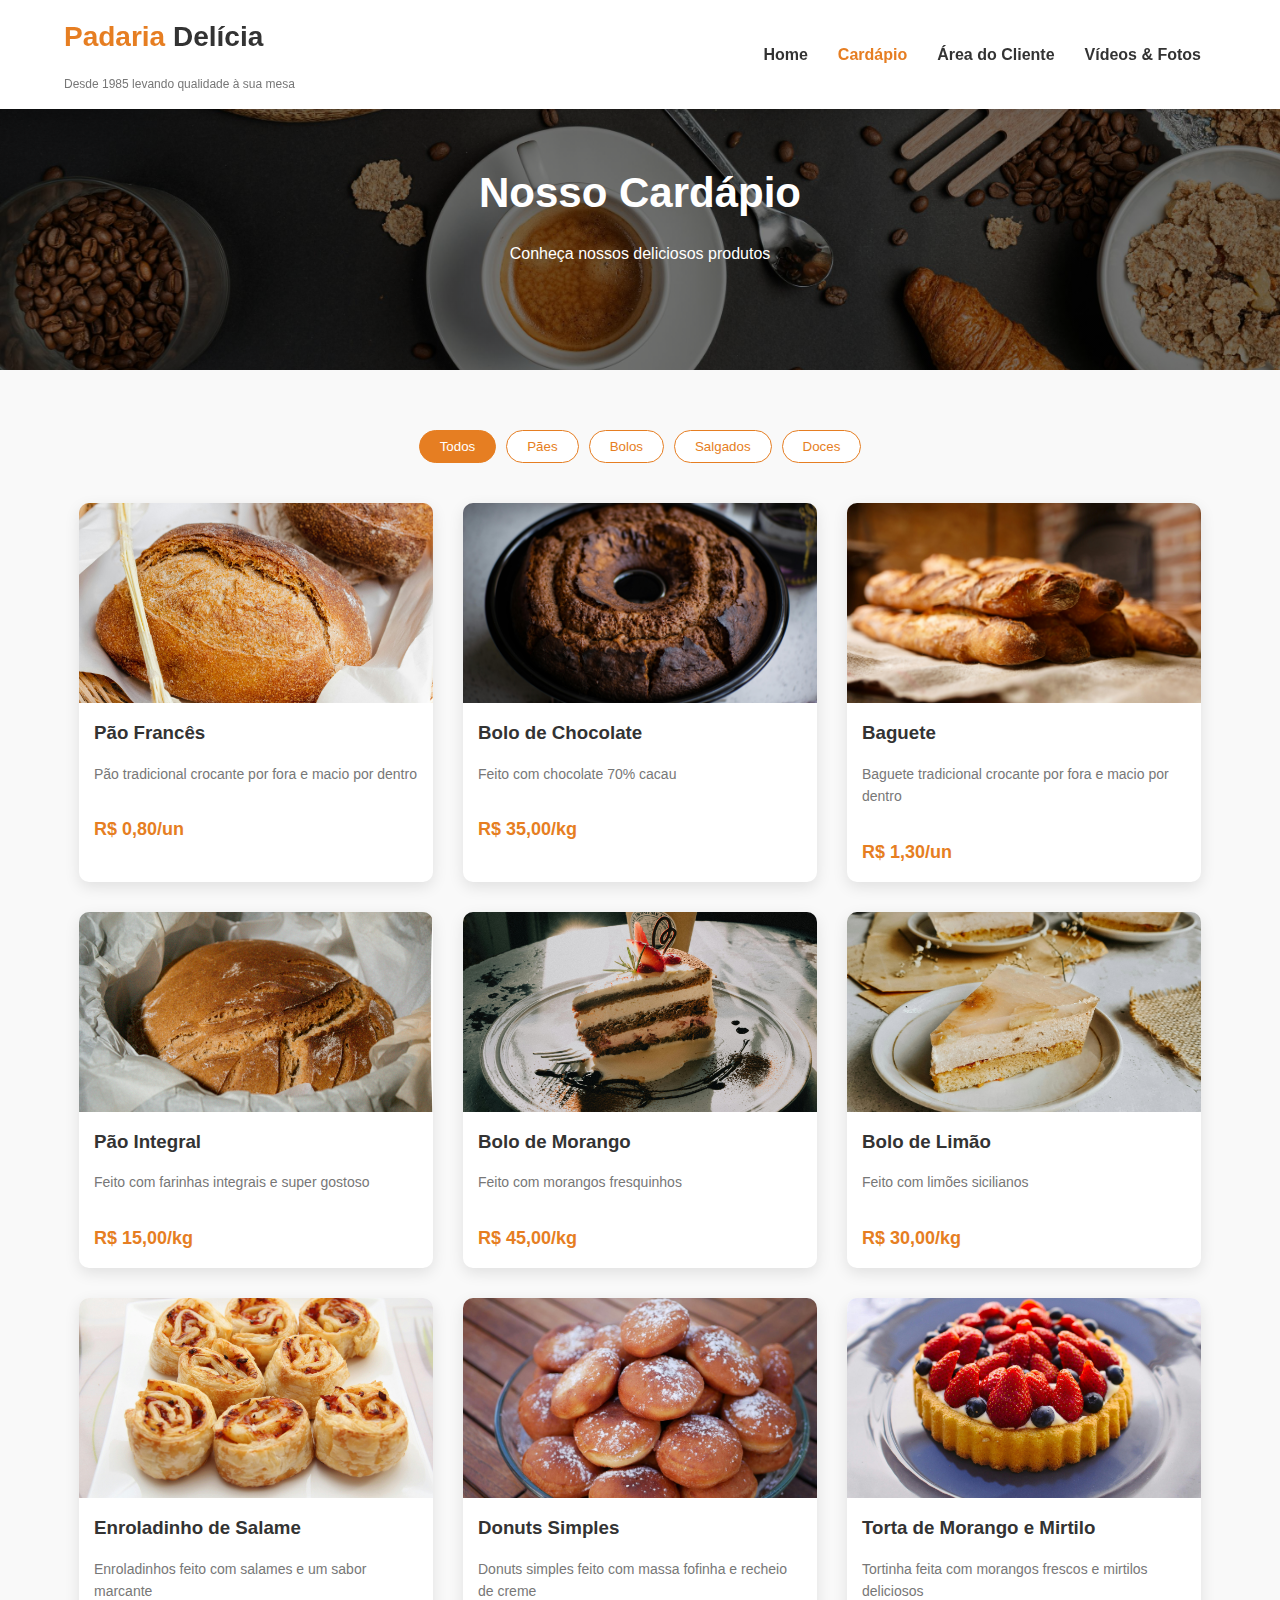
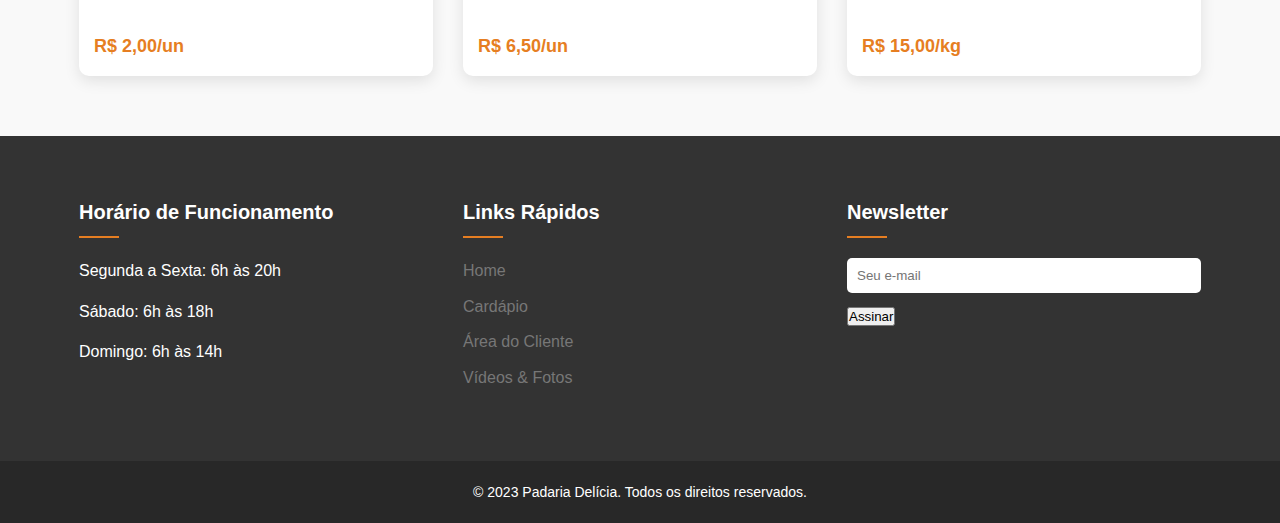
<file: cardapio.html>
<!DOCTYPE html>
<html lang="pt-BR">
<head>
    <meta charset="UTF-8">
    <meta name="viewport" content="width=device-width, initial-scale=1.0">
    <title>Cardápio - Padaria Delícia</title>
    <link rel="stylesheet" href="css/style.css">
    <link rel="stylesheet" href="https://cdnjs.cloudflare.com/ajax/libs/font-awesome/6.0.0-beta3/css/all.min.css">
</head>
<body>
    <header>
        <div class="container">
            <div class="logo">
                <h1><span>Padaria</span> Delícia</h1>
                <p>Desde 1985 levando qualidade à sua mesa</p>
            </div>
            <nav>
                <ul>
                    <li><a href="index.html">Home</a></li>
                    <li><a href="cardapio.html" class="active">Cardápio</a></li>
                    <li><a href="cliente.html">Área do Cliente</a></li>
                    <li><a href="videos.html">Vídeos & Fotos</a></li>
                </ul>
            </nav>
            <div class="mobile-menu">
                <i class="fas fa-bars"></i>
            </div>
        </div>
    </header>

    <section class="page-header">
        <div class="container">
            <h2>Nosso Cardápio</h2>
            <p>Conheça nossos deliciosos produtos</p>
        </div>
    </section>

    <section class="cardapio">
        <div class="container">
            <div class="cardapio-categorias">
                <button class="active" data-categoria="todos">Todos</button>
                <button data-categoria="paes">Pães</button>
                <button data-categoria="bolos">Bolos</button>
                <button data-categoria="salgados">Salgados</button>
                <button data-categoria="doces">Doces</button>
            </div>

            <div class="cardapio-grid">
                <!-- Você pode adicionar os itens do cardápio aqui -->
                <div class="cardapio-item" data-categoria="paes">
                    <div class="cardapio-img" style="background-image: url('imgs/pao-destaque.jpg');"></div>
                    <h3>Pão Francês</h3>
                    <p>Pão tradicional crocante por fora e macio por dentro</p>
                    <span class="preco">R$ 0,80/un</span>
                </div>
                
                <div class="cardapio-item" data-categoria="bolos">
                    <div class="cardapio-img" style="background-image: url('imgs/bolo-chocolate.jpg');"></div>
                    <h3>Bolo de Chocolate</h3>
                    <p>Feito com chocolate 70% cacau</p>
                    <span class="preco">R$ 35,00/kg</span>
                </div>

                <div class="cardapio-item" data-categoria="paes">
                    <div class="cardapio-img" style="background-image: url('imgs/baguete.jpg');"></div>
                    <h3>Baguete</h3>
                    <p>Baguete tradicional crocante por fora e macio por dentro</p>
                    <span class="preco">R$ 1,30/un</span>
                </div>
                <div class="cardapio-item" data-categoria="paes">
                    <div class="cardapio-img" style="background-image: url('imgs/pao-integral.jpg');"></div>
                    <h3>Pão Integral</h3>
                    <p>Feito com farinhas integrais e super gostoso</p>
                    <span class="preco">R$ 15,00/kg</span>
                </div>
                <div class="cardapio-item" data-categoria="bolos">
                    <div class="cardapio-img" style="background-image: url('imgs/bolo-morango.jpg');"></div>
                    <h3>Bolo de Morango</h3>
                    <p>Feito com morangos fresquinhos</p>
                    <span class="preco">R$ 45,00/kg</span>
                </div>
                <div class="cardapio-item" data-categoria="bolos">
                    <div class="cardapio-img" style="background-image: url('imgs/bolo-limao.jpg');"></div>
                    <h3>Bolo de Limão</h3>
                    <p>Feito com limões sicilianos</p>
                    <span class="preco">R$ 30,00/kg</span>
                </div>
                <div class="cardapio-item" data-categoria="salgados">
                    <div class="cardapio-img" style="background-image: url('imgs/enroladinho.jpg');"></div>
                    <h3>Enroladinho de Salame</h3>
                    <p>Enroladinhos feito com salames e um sabor marcante</p>
                    <span class="preco">R$ 2,00/un</span>
                </div>
                <div class="cardapio-item" data-categoria="doces">
                    <div class="cardapio-img" style="background-image: url('imgs/donut-simples.jpg');"></div>
                    <h3>Donuts Simples</h3>
                    <p>Donuts simples feito com massa fofinha e recheio de creme</p>
                    <span class="preco">R$ 6,50/un</span>
                </div>
                <div class="cardapio-item" data-categoria="doces">
                    <div class="cardapio-img" style="background-image: url('imgs/torta-morango.jpg');"></div>
                    <h3>Torta de Morango e Mirtilo</h3>
                    <p>Tortinha feita com morangos frescos e mirtilos deliciosos</p>
                    <span class="preco">R$ 15,00/kg</span>
                </div>
                
                <!-- Adicione mais itens conforme necessário -->
            </div>
        </div>
    </section>

    <footer>
        <div class="container">
            <div class="footer-col">
                <h3>Horário de Funcionamento</h3>
                <p>Segunda a Sexta: 6h às 20h</p>
                <p>Sábado: 6h às 18h</p>
                <p>Domingo: 6h às 14h</p>
            </div>
            <div class="footer-col">
                <h3>Links Rápidos</h3>
                <ul>
                    <li><a href="index.html">Home</a></li>
                    <li><a href="cardapio.html">Cardápio</a></li>
                    <li><a href="cliente.html">Área do Cliente</a></li>
                    <li><a href="videos.html">Vídeos & Fotos</a></li>
                </ul>
            </div>
            <div class="footer-col">
                <h3>Newsletter</h3>
                <form>
                    <input type="email" placeholder="Seu e-mail">
                    <button type="submit">Assinar</button>
                </form>
            </div>
        </div>
        <div class="copyright">
            <p>&copy; 2023 Padaria Delícia. Todos os direitos reservados.</p>
        </div>
    </footer>

    <script src="js/script.js"></script>
</body>
</html>
</file>
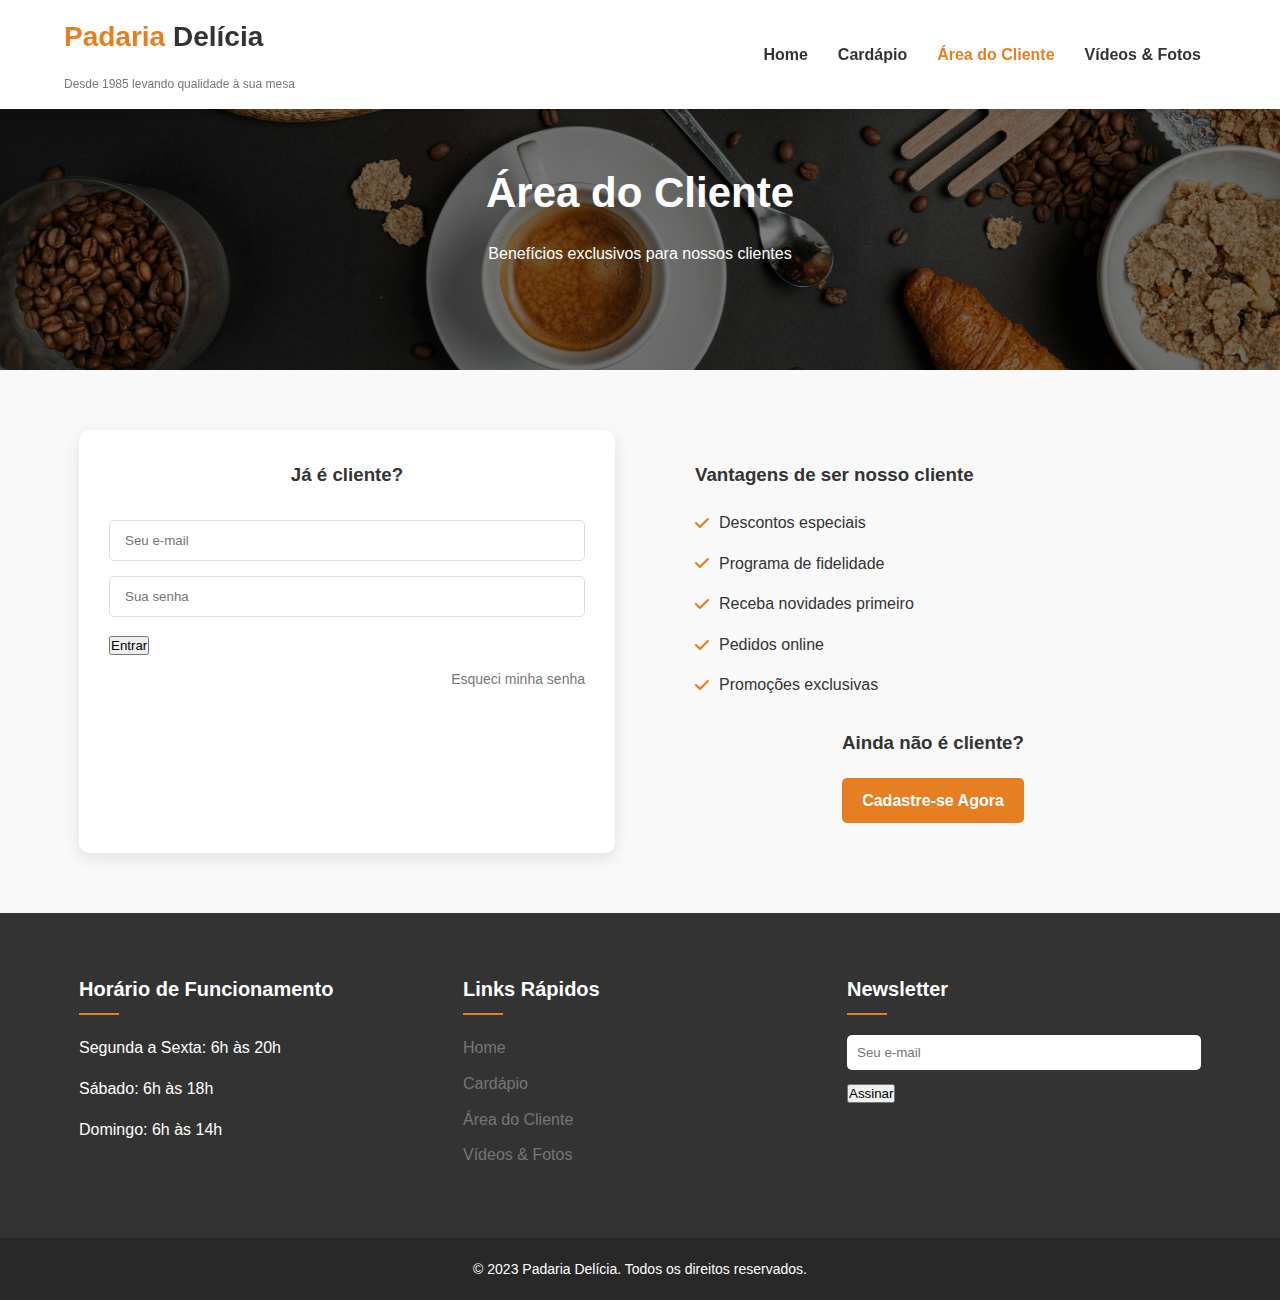
<file: cliente.html>
<!DOCTYPE html>
<html lang="pt-BR">
<head>
    <meta charset="UTF-8">
    <meta name="viewport" content="width=device-width, initial-scale=1.0">
    <title>Área do Cliente - Padaria Delícia</title>
    <link rel="stylesheet" href="css/style.css">
    <link rel="stylesheet" href="https://cdnjs.cloudflare.com/ajax/libs/font-awesome/6.0.0-beta3/css/all.min.css">
</head>
<body>
    <header>
        <div class="container">
            <div class="logo">
                <h1><span>Padaria</span> Delícia</h1>
                <p>Desde 1985 levando qualidade à sua mesa</p>
            </div>
            <nav>
                <ul>
                    <li><a href="index.html">Home</a></li>
                    <li><a href="cardapio.html">Cardápio</a></li>
                    <li><a href="cliente.html" class="active">Área do Cliente</a></li>
                    <li><a href="videos.html">Vídeos & Fotos</a></li>
                </ul>
            </nav>
            <div class="mobile-menu">
                <i class="fas fa-bars"></i>
            </div>
        </div>
    </header>

    <section class="page-header">
        <div class="container">
            <h2>Área do Cliente</h2>
            <p>Benefícios exclusivos para nossos clientes</p>
        </div>
    </section>

    <section class="cliente-area">
        <div class="container">
            <div class="login-form">
                <h3>Já é cliente?</h3>
                <form id="loginForm">
                    <input type="email" placeholder="Seu e-mail" required>
                    <input type="password" placeholder="Sua senha" required>
                    <button type="submit">Entrar</button>
                    <a href="#" class="recover-password">Esqueci minha senha</a>
                </form>
            </div>
            
            <div class="beneficios">
                <h3>Vantagens de ser nosso cliente</h3>
                <ul>
                    <li><i class="fas fa-check"></i> Descontos especiais</li>
                    <li><i class="fas fa-check"></i> Programa de fidelidade</li>
                    <li><i class="fas fa-check"></i> Receba novidades primeiro</li>
                    <li><i class="fas fa-check"></i> Pedidos online</li>
                    <li><i class="fas fa-check"></i> Promoções exclusivas</li>
                </ul>
                
                <div class="cadastro-form">
                    <h3>Ainda não é cliente?</h3>
                    <a href="#" class="btn">Cadastre-se Agora</a>
                </div>
            </div>
        </div>
    </section>

    <footer>
        <div class="container">
            <div class="footer-col">
                <h3>Horário de Funcionamento</h3>
                <p>Segunda a Sexta: 6h às 20h</p>
                <p>Sábado: 6h às 18h</p>
                <p>Domingo: 6h às 14h</p>
            </div>
            <div class="footer-col">
                <h3>Links Rápidos</h3>
                <ul>
                    <li><a href="index.html">Home</a></li>
                    <li><a href="cardapio.html">Cardápio</a></li>
                    <li><a href="cliente.html">Área do Cliente</a></li>
                    <li><a href="videos.html">Vídeos & Fotos</a></li>
                </ul>
            </div>
            <div class="footer-col">
                <h3>Newsletter</h3>
                <form>
                    <input type="email" placeholder="Seu e-mail">
                    <button type="submit">Assinar</button>
                </form>
            </div>
        </div>
        <div class="copyright">
            <p>&copy; 2023 Padaria Delícia. Todos os direitos reservados.</p>
        </div>
    </footer>

    <script src="js/script.js"></script>
</body>
</html>
</file>
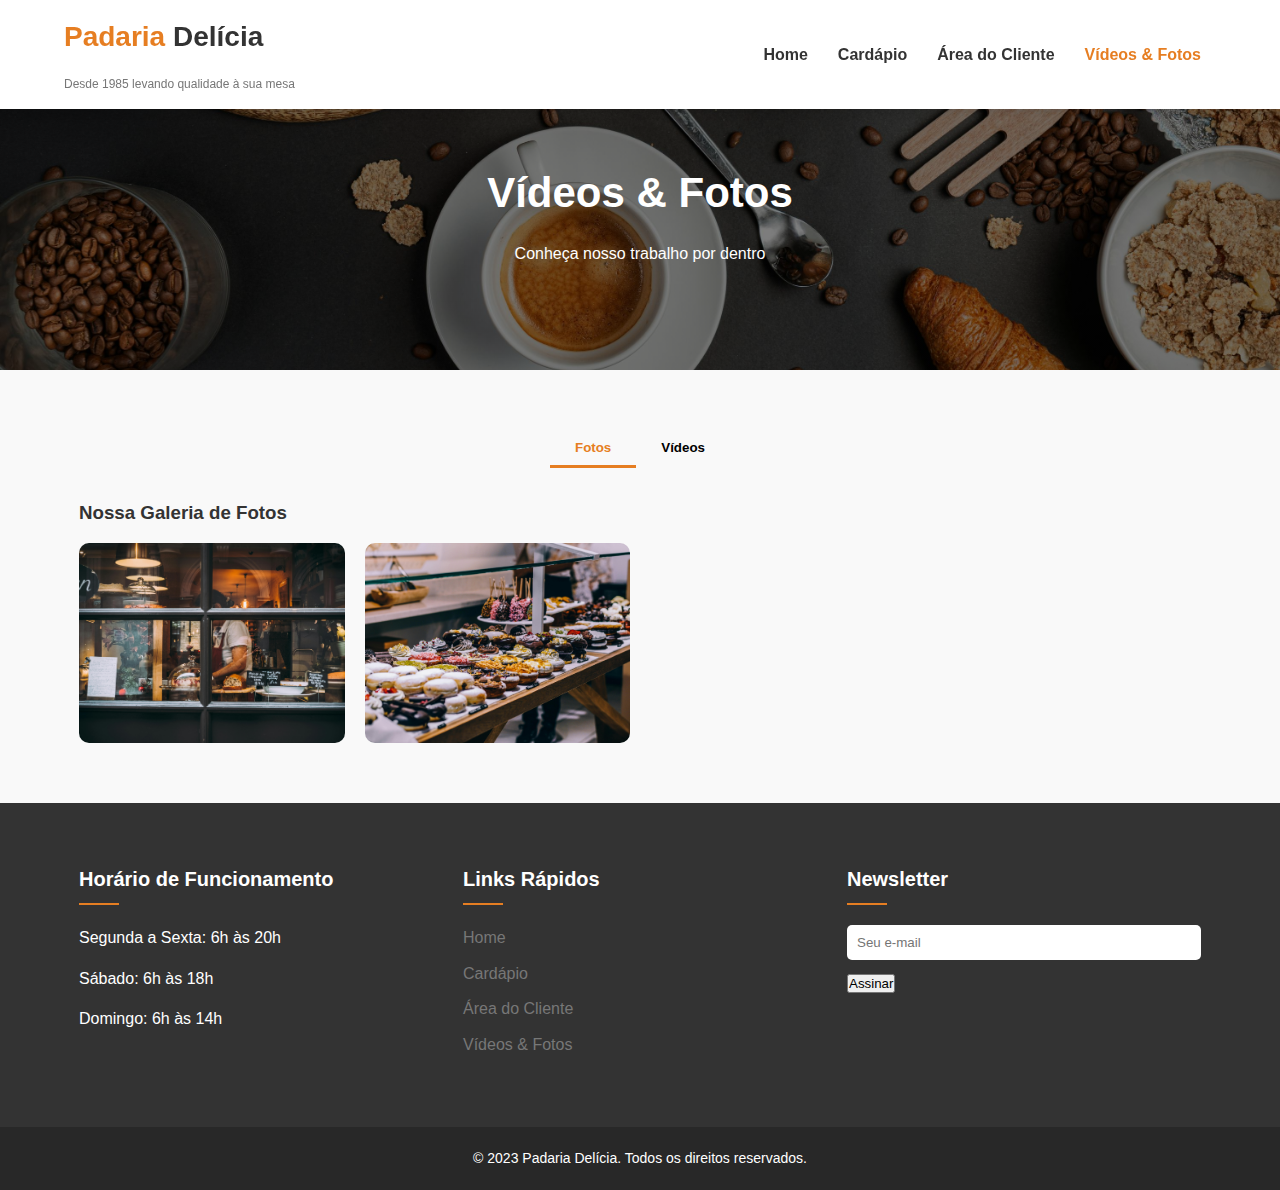
<file: videos.html>
<!DOCTYPE html>
<html lang="pt-BR">
<head>
    <meta charset="UTF-8">
    <meta name="viewport" content="width=device-width, initial-scale=1.0">
    <title>Vídeos & Fotos - Padaria Delícia</title>
    <link rel="stylesheet" href="css/style.css">
    <link rel="stylesheet" href="https://cdnjs.cloudflare.com/ajax/libs/font-awesome/6.0.0-beta3/css/all.min.css">
</head>
<body>
    <header>
        <div class="container">
            <div class="logo">
                <h1><span>Padaria</span> Delícia</h1>
                <p>Desde 1985 levando qualidade à sua mesa</p>
            </div>
            <nav>
                <ul>
                    <li><a href="index.html">Home</a></li>
                    <li><a href="cardapio.html">Cardápio</a></li>
                    <li><a href="cliente.html">Área do Cliente</a></li>
                    <li><a href="videos.html" class="active">Vídeos & Fotos</a></li>
                </ul>
            </nav>
            <div class="mobile-menu">
                <i class="fas fa-bars"></i>
            </div>
        </div>
    </header>

    <section class="page-header">
        <div class="container">
            <h2>Vídeos & Fotos</h2>
            <p>Conheça nosso trabalho por dentro</p>
        </div>
    </section>

    <section class="media-content">
        <div class="container">
            <div class="media-tabs">
                <button class="active" data-tab="fotos">Fotos</button>
                <button data-tab="videos">Vídeos</button>
            </div>
            
            <div class="media-gallery" id="fotos-tab">
                <h3>Nossa Galeria de Fotos</h3>
                <div class="gallery-grid">
                    <!-- Adicione suas fotos aqui -->
                    <div class="gallery-item">
                        <img src="imgs/padaria.jpg" alt="Interior da padaria">
                        <div class="gallery-overlay">
                            <p>Nosso espaço aconchegante</p>
                        </div>
                    </div>
                    <div class="gallery-item">
                        <img src="imgs/produtos-gerais.jpg" alt="Produtos da padaria">
                        <div class="gallery-overlay">
                            <p>Nossos produtos frescos</p>
                        </div>
                    </div>
                    <!-- Adicione mais fotos conforme necessário -->
                </div>
            </div>
            
            <div class="media-gallery" id="videos-tab" style="display:none;">
                <h3>Nossos Vídeos</h3>
                <div class="videos-grid">
                    <!-- Adicione seus vídeos aqui -->
                    <div class="video-item">
                        <div class="video-wrapper">
                            <iframe width="560" height="315" src="https://www.youtube.com/embed/fp9DvCDVzEU" frameborder="0" allow="accelerometer; autoplay; clipboard-write; encrypted-media; gyroscope; picture-in-picture" allowfullscreen></iframe>
                        </div>
                        <h4>Conheça nossa padaria</h4>
                    </div>
                    <!-- Adicione mais vídeos conforme necessário -->
                </div>
            </div>
        </div>
    </section>

    <footer>
        <div class="container">
            <div class="footer-col">
                <h3>Horário de Funcionamento</h3>
                <p>Segunda a Sexta: 6h às 20h</p>
                <p>Sábado: 6h às 18h</p>
                <p>Domingo: 6h às 14h</p>
            </div>
            <div class="footer-col">
                <h3>Links Rápidos</h3>
                <ul>
                    <li><a href="index.html">Home</a></li>
                    <li><a href="cardapio.html">Cardápio</a></li>
                    <li><a href="cliente.html">Área do Cliente</a></li>
                    <li><a href="videos.html">Vídeos & Fotos</a></li>
                </ul>
            </div>
            <div class="footer-col">
                <h3>Newsletter</h3>
                <form>
                    <input type="email" placeholder="Seu e-mail">
                    <button type="submit">Assinar</button>
                </form>
            </div>
        </div>
        <div class="copyright">
            <p>&copy; 2023 Padaria Delícia. Todos os direitos reservados.</p>
        </div>
    </footer>

    <script src="js/script.js"></script>
</body>
</html>
</file>
<file: css/style.css>
/* Reset e Estilos Globais */
* {
    margin: 0;
    padding: 0;
    box-sizing: border-box;
    font-family: 'Segoe UI', Tahoma, Geneva, Verdana, sans-serif;
}

:root {
    --primary-color: #e67e22;
    --secondary-color: #d35400;
    --dark-color: #333;
    --light-color: #f9f9f9;
    --gray-color: #777;
    --white-color: #fff;
}

html {
    scroll-behavior: smooth;
}

body {
    background-color: var(--light-color);
    color: var(--dark-color);
    line-height: 1.6;
}

.container {
    width: 90%;
    max-width: 1200px;
    margin: 0 auto;
    padding: 0 15px;
}

.btn {
    display: inline-block;
    background-color: var(--primary-color);
    color: var(--white-color);
    padding: 10px 20px;
    border-radius: 5px;
    text-decoration: none;
    font-weight: 600;
    transition: all 0.3s ease;
    border: none;
    cursor: pointer;
}

.btn:hover {
    background-color: var(--secondary-color);
    transform: translateY(-2px);
}

h1, h2, h3, h4 {
    margin-bottom: 15px;
    font-weight: 700;
}

p {
    margin-bottom: 15px;
}

img {
    max-width: 100%;
    height: auto;
}

/* Header */
header {
    background-color: var(--white-color);
    box-shadow: 0 2px 10px rgba(0, 0, 0, 0.1);
    position: fixed;
    width: 100%;
    top: 0;
    z-index: 1000;
}

header .container {
    display: flex;
    justify-content: space-between;
    align-items: center;
    padding: 15px 0;
}

.logo h1 {
    font-size: 28px;
    color: var(--dark-color);
}

.logo h1 span {
    color: var(--primary-color);
}

.logo p {
    font-size: 12px;
    color: var(--gray-color);
    margin-bottom: 0;
}

nav ul {
    display: flex;
    list-style: none;
}

nav ul li a {
    text-decoration: none;
    color: var(--dark-color);
    padding: 10px 15px;
    font-weight: 600;
    transition: all 0.3s ease;
}

nav ul li a:hover, nav ul li a.active {
    color: var(--primary-color);
}

.mobile-menu {
    display: none;
    font-size: 24px;
    cursor: pointer;
}

/* Hero Section */
.hero {
    height: 80vh;
    background: linear-gradient(rgba(0, 0, 0, 0.5), rgba(0, 0, 0, 0.5)), url('../imgs/hero-bg.jpg');
    background-attachment: fixed;
    background-size: cover;
    background-position: center;
    display: flex;
    align-items: center;
    text-align: center;
    margin-top: 70px;
}

.hero-content {
    width: 100%;
    color: var(--white-color);
}

.hero-content h2 {
    font-size: 48px;
    margin-bottom: 20px;
}

.hero-content p {
    font-size: 20px;
    margin-bottom: 30px;
}

/* Destaques Section */
.destaques {
    padding: 80px 0;
    text-align: center;
}

.destaques h2 {
    font-size: 36px;
    position: relative;
    display: inline-block;
    margin-bottom: 50px;
}

.destaques h2::after {
    content: '';
    position: absolute;
    width: 50px;
    height: 3px;
    background-color: var(--primary-color);
    bottom: -10px;
    left: 50%;
    transform: translateX(-50%);
}

.destaques-grid {
    display: grid;
    grid-template-columns: repeat(auto-fit, minmax(300px, 1fr));
    gap: 30px;
    margin-top: 40px;
}

.destaque-item {
    background-color: var(--white-color);
    border-radius: 10px;
    overflow: hidden;
    box-shadow: 0 5px 15px rgba(0, 0, 0, 0.1);
    transition: all 0.3s ease;
}

.destaque-item:hover {
    transform: translateY(-10px);
    box-shadow: 0 15px 30px rgba(0, 0, 0, 0.2);
}

.destaque-img {
    height: 200px;
    background-size: cover;
    background-position: center;
}

#destaque1 {
    background-image: url('../imgs/pao-destaque.jpg');
}

#destaque2 {
    background-image: url('../imgs/bolo-destaque.jpg');
}

#destaque3 {
    background-image: url('../imgs/salgado-destaque.jpg');
}

.destaque-item h3 {
    padding: 15px;
    font-size: 22px;
}

.destaque-item p {
    padding: 0 15px 15px;
    color: var(--gray-color);
}

/* Sobre Section */
.sobre {
    padding: 80px 0;
    background-color: var(--white-color);
}

.sobre .container {
    display: grid;
    grid-template-columns: 1fr 1fr;
    gap: 50px;
    align-items: center;
}

.sobre-img {
    height: 400px;
    background-image: url('../images/sobre-padaria.jpg');
    background-size: cover;
    background-position: center;
    border-radius: 10px;
}

.sobre-content {
    padding-right: 30px;
}

.sobre-content h2 {
    font-size: 36px;
    position: relative;
    display: inline-block;
    margin-bottom: 30px;
}

.sobre-content h2::after {
    content: '';
    position: absolute;
    width: 50px;
    height: 3px;
    background-color: var(--primary-color);
    bottom: -10px;
    left: 0;
}

/* Contato Section */
.contato {
    padding: 80px 0;
    text-align: center;
    background-color: var(--light-color);
}

.contato h2 {
    font-size: 36px;
    position: relative;
    display: inline-block;
    margin-bottom: 50px;
}

.contato h2::after {
    content: '';
    position: absolute;
    width: 50px;
    height: 3px;
    background-color: var(--primary-color);
    bottom: -10px;
    left: 50%;
    transform: translateX(-50%);
}

.contato-info {
    display: grid;
    grid-template-columns: repeat(auto-fit, minmax(200px, 1fr));
    gap: 30px;
    margin-bottom: 40px;
}

.contato-info div {
    display: flex;
    flex-direction: column;
    align-items: center;
}

.contato-info i {
    font-size: 30px;
    color: var(--primary-color);
    margin-bottom: 15px;
}

.redes-sociais {
    display: flex;
    justify-content: center;
    gap: 20px;
    margin-top: 30px;
}

.redes-sociais a {
    display: flex;
    align-items: center;
    justify-content: center;
    width: 40px;
    height: 40px;
    background-color: var(--primary-color);
    color: var(--white-color);
    border-radius: 50%;
    transition: all 0.3s ease;
}

.redes-sociais a:hover {
    background-color: var(--secondary-color);
    transform: translateY(-3px);
}

/* Footer */
footer {
    background-color: var(--dark-color);
    color: var(--white-color);
    padding: 60px 0 0;
}

.footer-col {
    margin-bottom: 30px;
}

footer .container {
    display: grid;
    grid-template-columns: repeat(auto-fit, minmax(250px, 1fr));
    gap: 30px;
}

footer h3 {
    font-size: 20px;
    margin-bottom: 20px;
    position: relative;
    padding-bottom: 10px;
}

footer h3::after {
    content: '';
    position: absolute;
    width: 40px;
    height: 2px;
    background-color: var(--primary-color);
    bottom: 0;
    left: 0;
}

footer ul {
    list-style: none;
}

footer ul li {
    margin-bottom: 10px;
}

footer ul li a {
    color: var(--gray-color);
    text-decoration: none;
    transition: all 0.3s ease;
}

footer ul li a:hover {
    color: var(--primary-color);
    padding-left: 5px;
}

footer input {
    width: 100%;
    padding: 10px;
    margin-bottom: 10px;
    border: none;
    border-radius: 5px;
}

.copyright {
    text-align: center;
    padding: 20px 0;
    background-color: rgba(0, 0, 0, 0.2);
    margin-top: 30px;
}

.copyright p {
    margin-bottom: 0;
    font-size: 14px;
}

/* Páginas Internas */
.page-header {
    height: 300px;
    background: linear-gradient(rgba(0, 0, 0, 0.5), rgba(0, 0, 0, 0.5)), url('../imgs/bread-menu.jpg');
    background-size: cover;
    background-position: center;
    display: flex;
    align-items: center;
    text-align: center;
    margin-top: 70px;
    color: var(--white-color);
}

.page-header h2 {
    font-size: 42px;
}

/* Cardápio Page */
.cardapio {
    padding: 60px 0;
}

.cardapio-categorias {
    display: flex;
    justify-content: center;
    flex-wrap: wrap;
    gap: 10px;
    margin-bottom: 40px;
}

.cardapio-categorias button {
    padding: 8px 20px;
    background-color: var(--white-color);
    border: 1px solid var(--primary-color);
    color: var(--primary-color);
    border-radius: 30px;
    cursor: pointer;
    transition: all 0.3s ease;
}

.cardapio-categorias button:hover, .cardapio-categorias button.active {
    background-color: var(--primary-color);
    color: var(--white-color);
}

.cardapio-grid {
    display: grid;
    grid-template-columns: repeat(auto-fit, minmax(280px, 1fr));
    gap: 30px;
}

.cardapio-item {
    background-color: var(--white-color);
    border-radius: 10px;
    overflow: hidden;
    box-shadow: 0 5px 15px rgba(0, 0, 0, 0.1);
    transition: all 0.3s ease;
}

.cardapio-item:hover {
    transform: translateY(-5px);
    box-shadow: 0 10px 20px rgba(0, 0, 0, 0.2);
}

.cardapio-img {
    height: 200px;
    background-size: cover;
    background-position: center;
}

.cardapio-item h3 {
    padding: 15px 15px 0;
}

.cardapio-item p {
    padding: 0 15px;
    color: var(--gray-color);
    font-size: 14px;
}

.preco {
    display: block;
    padding: 15px;
    font-weight: 700;
    color: var(--primary-color);
    font-size: 18px;
}

/* Área do Cliente */
.cliente-area {
    padding: 60px 0;
}

.cliente-area .container {
    display: grid;
    grid-template-columns: 1fr 1fr;
    gap: 50px;
}

.login-form {
    background-color: var(--white-color);
    padding: 30px;
    border-radius: 10px;
    box-shadow: 0 5px 15px rgba(0, 0, 0, 0.1);
}

.login-form h3 {
    text-align: center;
    margin-bottom: 30px;
}

.login-form input {
    width: 100%;
    padding: 12px 15px;
    margin-bottom: 15px;
    border: 1px solid #ddd;
    border-radius: 5px;
}

.recover-password {
    display: block;
    text-align: right;
    font-size: 14px;
    color: var(--gray-color);
    margin-top: 10px;
    text-decoration: none;
}

.recover-password:hover {
    color: var(--primary-color);
}

.beneficios {
    padding: 30px;
}

.beneficios h3 {
    margin-bottom: 20px;
}

.beneficios ul {
    list-style: none;
    margin-bottom: 30px;
}

.beneficios ul li {
    margin-bottom: 15px;
    display: flex;
    align-items: center;
}

.beneficios ul li i {
    margin-right: 10px;
    color: var(--primary-color);
}

.cadastro-form {
    text-align: center;
}

/* Vídeos & Fotos */
.media-content {
    padding: 60px 0;
}

.media-tabs {
    display: flex;
    justify-content: center;
    margin-bottom: 30px;
}

.media-tabs button {
    padding: 10px 25px;
    background-color: transparent;
    border: none;
    border-bottom: 3px solid transparent;
    font-weight: 600;
    cursor: pointer;
    transition: all 0.3s ease;
}

.media-tabs button:hover, .media-tabs button.active {
    color: var(--primary-color);
    border-bottom-color: var(--primary-color);
}

.gallery-grid {
    display: grid;
    grid-template-columns: repeat(auto-fill, minmax(250px, 1fr));
    gap: 20px;
}

.gallery-item {
    position: relative;
    height: 200px;
    border-radius: 10px;
    overflow: hidden;
}

.gallery-item img {
    width: 100%;
    height: 100%;
    object-fit: cover;
    transition: all 0.5s ease;
}

.gallery-item:hover img {
    transform: scale(1.1);
}

.gallery-overlay {
    position: absolute;
    bottom: -100%;
    left: 0;
    width: 100%;
    padding: 20px;
    background: linear-gradient(transparent, rgba(0, 0, 0, 0.7));
    color: var(--white-color);
    transition: all 0.3s ease;
}

.gallery-item:hover .gallery-overlay {
    bottom: 0;
}

.videos-grid {
    display: grid;
    grid-template-columns: repeat(auto-fill, minmax(350px, 1fr));
    gap: 30px;
}

.video-item {
    background-color: var(--white-color);
    border-radius: 10px;
    overflow: hidden;
    box-shadow: 0 5px 15px rgba(0, 0, 0, 0.1);
}

.video-wrapper {
    position: relative;
    padding-bottom: 56.25%; /* 16:9 Aspect Ratio */
    height: 0;
}

.video-wrapper iframe {
    position: absolute;
    top: 0;
    left: 0;
    width: 100%;
    height: 100%;
}

.video-item h4 {
    padding: 15px;
}

table {
    width: 50%;
    border-collapse: collapse;
    background: white;
    box-shadow: 0px 4px 8px rgba(0, 0, 0, 0.1);
    border-radius: 8px;
    overflow: hidden;
}
th, td {
    padding: 12px;
    text-align: left;
    border-bottom: 1px solid #ddd;
}
th {
    background-color: #f4a261;
    color: white;
}
tr:hover {
    background-color: #f1f1f1;
}
td {
    font-size: 16px;
}

.tabela-destaques{
    width: 100%;
    display: flex;
    justify-content: center;
    align-items: center;
}

/* Responsivo */
@media (max-width: 992px) {
    .sobre .container, .cliente-area .container {
        grid-template-columns: 1fr;
    }
    
    .sobre-img {
        order: -1;
        height: 300px;
    }
    
    .sobre-content {
        padding-right: 0;
    }
}

@media (max-width: 768px) {
    nav {
        position: fixed;
        top: 70px;
        left: -100%;
        width: 80%;
        height: calc(100vh - 70px);
        background-color: var(--white-color);
        box-shadow: 0 5px 10px rgba(0, 0, 0, 0.1);
        transition: all 0.3s ease;
    }
    
    nav.active {
        left: 0;
    }
    
    nav ul {
        flex-direction: column;
        padding: 20px;
    }
    
    nav ul li a {
        display: block;
        padding: 15px 0;
        border-bottom: 1px solid #eee;
    }
    
    .mobile-menu {
        display: block;
    }
    
    .hero-content h2 {
        font-size: 36px;
    }
    
    .hero-content p {
        font-size: 18px;
    }
}

@media (max-width: 576px) {
    .hero {
        height: 70vh;
    }
    
    .hero-content h2 {
        font-size: 30px;
    }
    
    .hero-content p {
        font-size: 16px;
    }
    
    .page-header h2 {
        font-size: 32px;
    }
    
    .destaques h2, .sobre-content h2, .contato h2 {
        font-size: 28px;
    }
}
</file>
